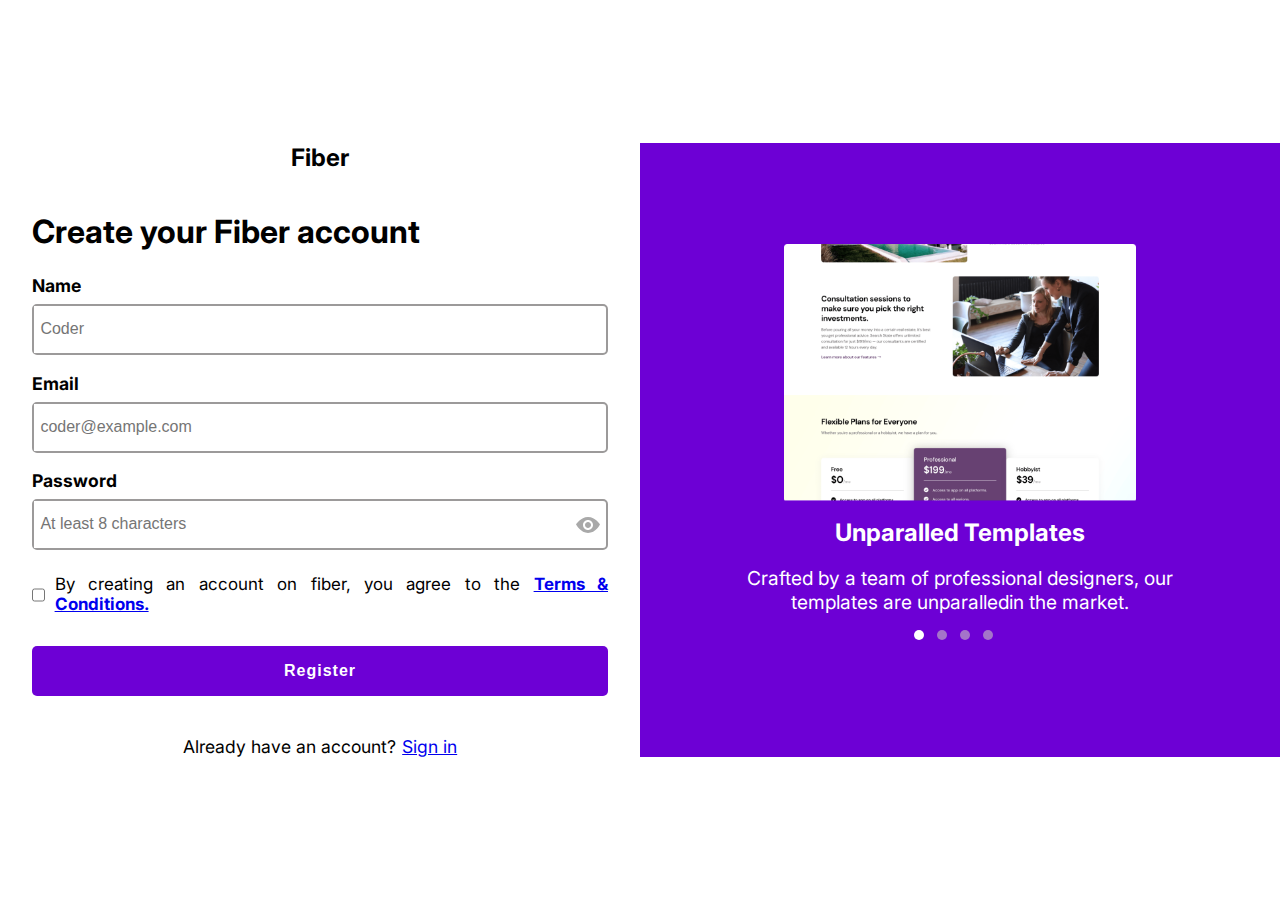
<file: signin.html>
<!DOCTYPE html>
<html lang="en">

<head>
    <meta charset="UTF-8">
    <meta http-equiv="X-UA-Compatible" content="IE=edge">
    <meta name="viewport" content="width=device-width, initial-scale=1.0">

    <link rel="stylesheet" href="/css/signin.css">

    <title>Sign In</title>
</head>

<body>
    <div class="register">
        <div class="register-container">
            <div class="register-img-section">
                <img src="/Assets/Signup.png" alt="register">
                <div class="img-text">
                    <h2>Unparalled Templates</h2>
                    <p>Crafted by a team of professional designers, our templates are unparalledin the market.</p>
                    <div class="dots">
                        <span></span>
                        <span></span>
                        <span></span>
                        <span></span>
                    </div>
                </div>
            </div>
            <div class="register-inputs">
                <h2>Fiber</h2>
                <form action="/index.html" class="form">
                    <h1>Create your Fiber account</h1>
                    <label for="name">Name</label>
                    <div class="name">
                        <input type="text" id="name" name="name" placeholder="Coder">
                    </div>

                    <label for="email">Email</label>
                    <div class="email">
                        <input type="email" id="email" name="email" placeholder="coder@example.com">
                    </div>

                    <label for="password">Password</label>
                    <div class="password">
                        <input type="password" id="password" name="password" placeholder="At least 8 characters">
                        <img src="/Assets/hide password.svg" alt="password">
                    </div>

                    <div class="terms">
                        <input type="checkbox" id="checkbox">
                        <aside>By creating an account on fiber, you agree to the <a href="#">Terms & Conditions.</a>
                        </aside>
                    </div>

                    <button type="submit">Register</button>
                </form>
                <div class="current-user">
                    <aside>Already have an account?</aside>
                    <a href="#">Sign in</a>
                </div>
            </div>

        </div>
    </div>
</body>

</html>
</file>
<file: css/signin.css>
@import url('https://fonts.googleapis.com/css2?family=Inter:wght@100;200;300;400;500;600;700;800;900&display=swap');
* {
    padding: 0;
    margin: 0;
    box-sizing: border-box;
}

body {
    font-family: 'Inter', sans-serif;
}

.register {
    padding: 3rem 2rem;
}

.register-img-section {
    display: none;
}

.form {
    margin: 2.5rem 0;
}

.form h1 {
    margin-bottom: 1.5rem;
}

.form label {
    display: inline-block;
    margin-bottom: .5rem;
    font-size: 1.1rem;
    font-weight: bold;
}

.form div:nth-child(3), .form div:nth-child(5), .form div:nth-child(7) {
    margin-bottom: 1.1rem;
    padding-right: .4rem;
    width: 100%;
    display: flex;
    justify-content: space-between;
    align-items: center;
    border: 2px solid rgb(156, 154, 154);
    border-radius: 5px;
}

.email input, .name input, .password input {
    border: transparent;
    outline: none;
    padding: 1rem 0 1rem .4rem;
}

.form div input::placeholder {
    font-size: 1rem;
}

.terms {
    margin-top: 1.5rem;
    border: transparent;
    display: flex;
    justify-content: flex-start;
}

.terms input {
    margin-top: .1rem;
    margin-right: .6rem;
}

.terms aside {
    font-size: 1.062rem;
    text-align: justify;
}

.terms a {
    font-weight: bold;
}

.form button {
    margin-top: 2rem;
    width: 100%;
    padding: 1rem 0;
    border: transparent;
    border-radius: 5px;
    background-color: #6d00d5;
    font-weight: bold;
    letter-spacing: 1px;
    font-size: 1rem;
    color: white;
}

.current-user {
    display: flex;
    flex-direction: column;
    align-items: center;
}

.current-user aside {
    font-size: 1.1rem;
    margin-bottom: .5rem;
}

.current-user a {
    font-size: 1.1rem;
}

@media only screen and (min-width:375px) {
    .current-user {
        flex-direction: row;
        justify-content: center;
        align-items: center;
    }
    .current-user aside {
        margin: 0;
    }
    .current-user a {
        display: inline;
        margin-left: .4rem;
    }
}

@media only screen and (min-width:768px) {
    .register {
        background-color: #6d00d5;
        height: 100vh;
        display: flex;
        align-items: center;
        justify-content: center;
    }
    .register-container {
        background-color: white;
        padding: 2em;
        border-radius: 10px;
    }
}

@media only screen and (min-width:870px) {
    .register {
        width: 100%;
        height: 100vh;
        padding: 0;
        background-color: transparent;
    }
    .register-container {
        width: 100%;
        display: grid;
        grid-template-columns: repeat(2, 1fr);
        grid-template-rows: repeat(1, 1fr);
        grid-template-areas: "input img";
        margin: 0;
        padding: 0;
        border: none;
    }
    .register-img-section {
        grid-area: img;
        display: flex;
        flex-direction: column;
        align-items: center;
        justify-content: center;
        background-color: #6d00d5;
        padding: 5rem;
    }
    .register-img-section img {
        width: 22em;
    }
    .img-text {
        width: 100%;
        margin-top: 1em;
    }
    .img-text h2 {
        color: white;
        text-align: center;
    }
    .img-text p {
        font-size: 1.2rem;
        text-align: center;
        margin-top: 1em;
        color: white;
    }
    .dots {
        margin: 1em 0;
        width: 100%;
        display: flex;
        align-items: center;
        justify-content: center;
    }
    .dots span {
        width: 10px;
        height: 10px;
        border-radius: 50%;
        background-color: rgba(202, 194, 194, .6);
        margin-right: .8rem;
    }
    .dots span:nth-child(1) {
        background-color: white;
    }
    .register-inputs {
        grid-area: input;
        display: flex;
        flex-direction: column;
        align-items: center;
        justify-content: center;
        padding: 0 2em;
    }
}
</file>
